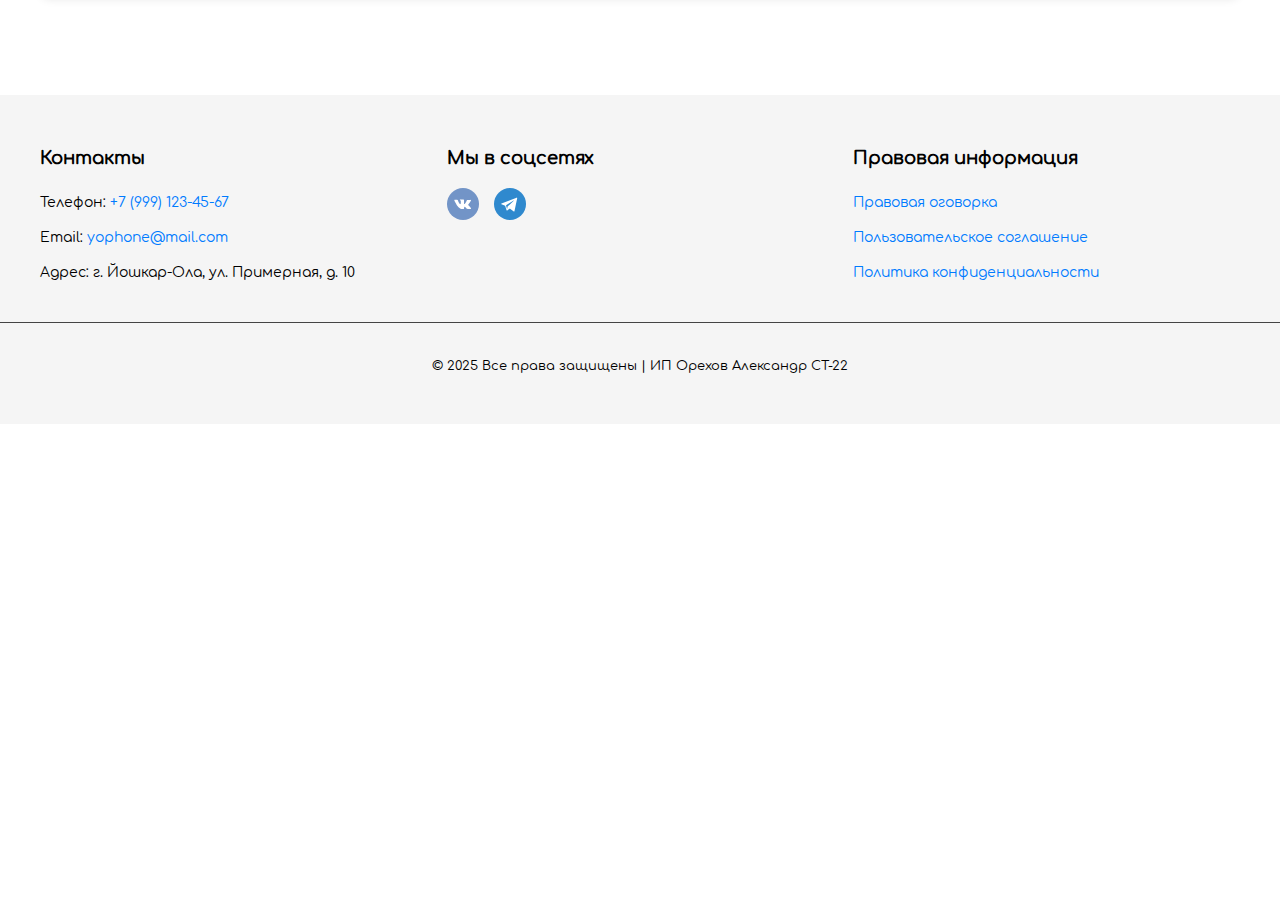
<file: corzina.html>
<!DOCTYPE html>
<html lang="ru">
<head>
    <meta charset="UTF-8">
    <meta name="viewport" content="width=device-width, initial-scale=1.0">
    <title>Интернет-магазин</title>
    <link rel="stylesheet" href="styles/normalize.css">
    <link rel="stylesheet" href="styles/style.css">
</head>
<body>

    <!-- Шапка сайта -->
    <header class="header">
        <a class="header__logo" href="index.html">
            <img class="header__logo" src="img/logo1.png" alt="Логотип" width="200">
        </a>  
        <nav class="header__menu">
            <ul class="menu"> 
                <li class="menu__item"><a class="menu__link" href="catalog.html">КАТАЛОГ</a></li>
                <li class="menu__item"><a class="menu__link" href="#"><img src="img/telephone_rw7g29ckvwd9.svg" alt="Телефон" width="40"></a></li>
                <li class="menu__item"><a class="menu__link" href="corzina.html"><img src="img/shopping_basket_x2ekj97jfwrh.svg" alt="Корзина" width="40"></a></li>
                <li class="menu__item"><a class="menu__link" href="profile.html"><img src="img/man_u88m72bokl5l.svg" alt="Профиль" width="40"></a></li>
            </ul>
        </nav>
    </header>
    
    <main>

    </main>


    <footer class="footer">
        <div class="footer__container">
            <!-- Контактные данные и адрес -->
            <div class="footer__contact">
                <h3>Контакты</h3>
                <p>Телефон: <a href="tel:+79991234567">+7 (999) 123-45-67</a></p>
                <p>Email: <a href="yophone@mail.com">yophone@mail.com</a></p>
                <p>Адрес: г. Йошкар-Ола, ул. Примерная, д. 10</p>
            </div>
    
            <!-- Социальные сети -->
            <div class="footer-social">
                <h3>Мы в соцсетях</h3>
                <ul class="footer-social__list">
                    <li><a href="#"><img src="img/vk.svg" alt="VK"></a></li>
                    <li><a href="#"><img src="img/telega_.svg" alt="Telegram"></a></li>
                </ul>
            </div>
    
            <!-- Юридическая информация -->
            <div class="footer__legal">
                <h3>Правовая информация</h3>
                <ul>
                    <li><a href="#">Правовая оговорка</a></li>
                    <li><a href="#">Пользовательское соглашение</a></li>
                    <li><a href="#">Политика конфиденциальности</a></li>
                </ul>
            </div>
        </div>
        
        <div class="footer__bottom">
            <p>© 2025 Все права защищены | ИП Орехов Александр СТ-22</p>
        </div>
    </footer>

</body>
</html>
</file>
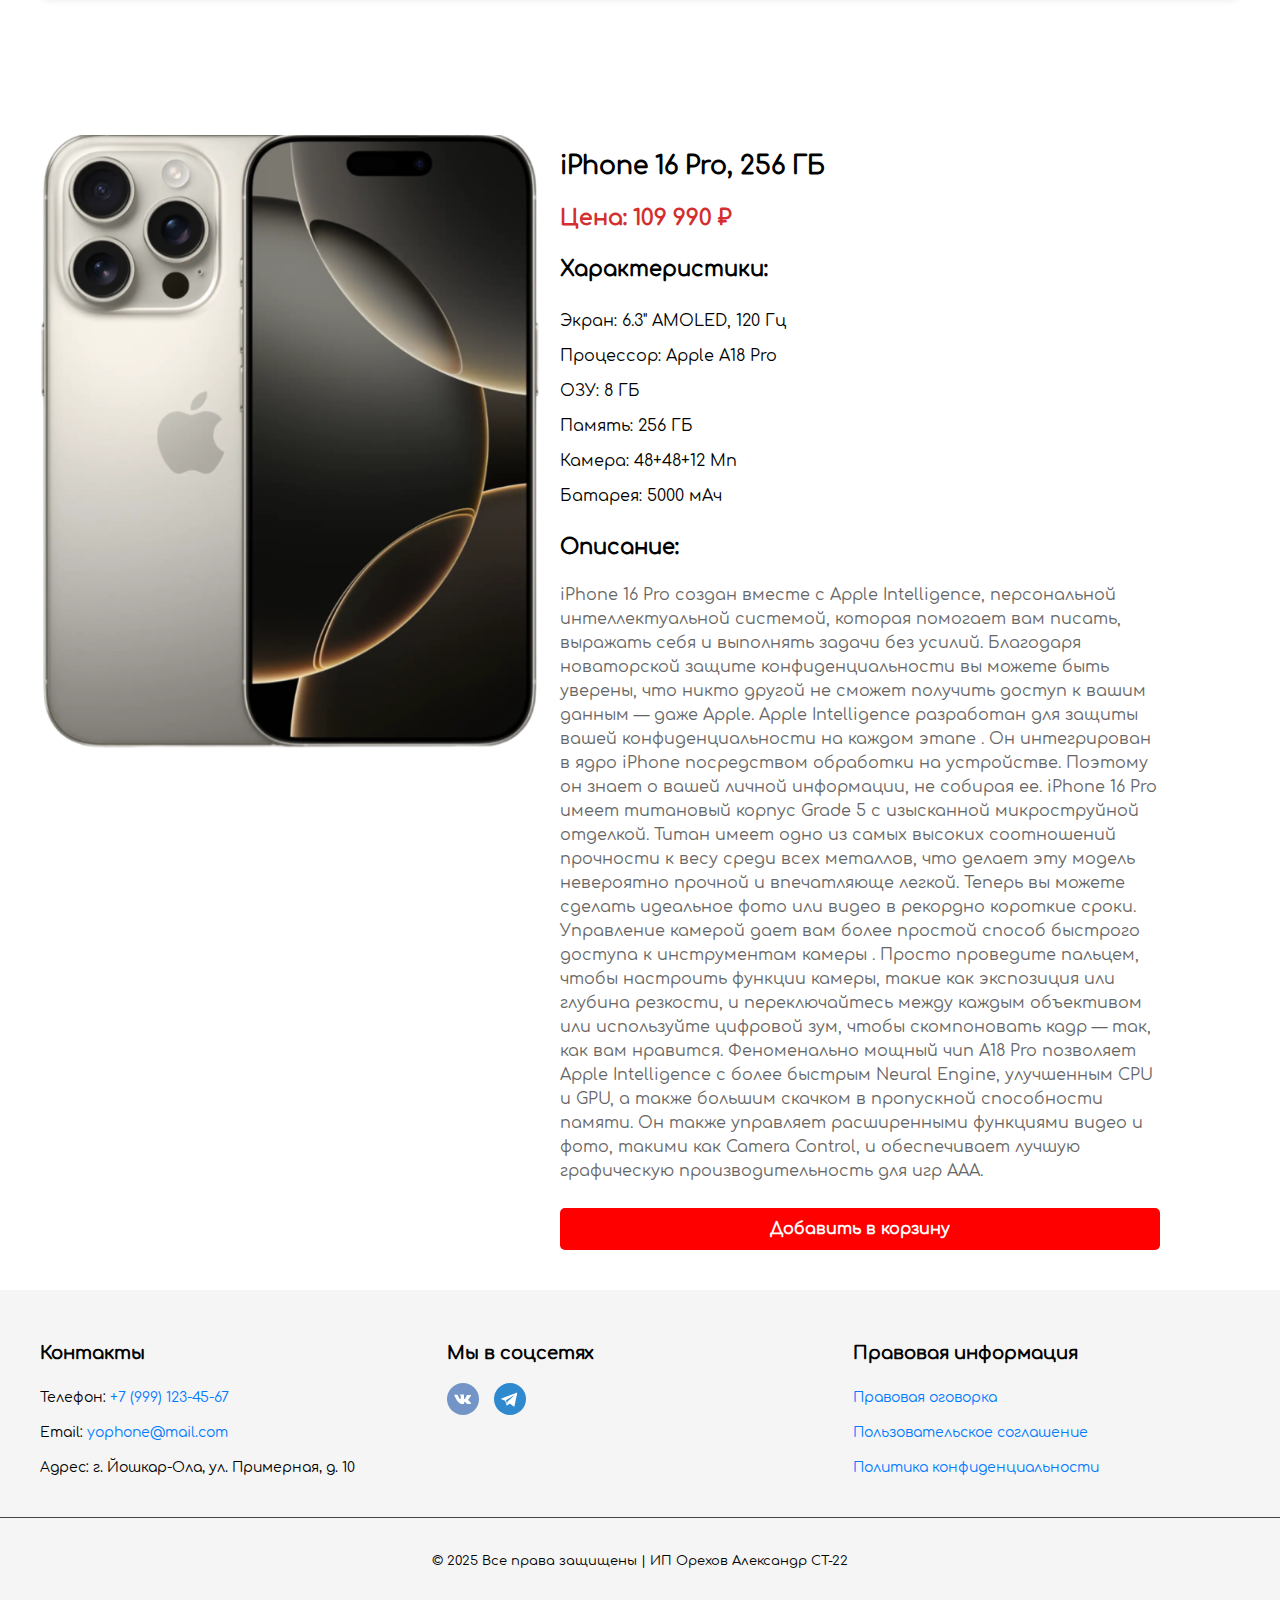
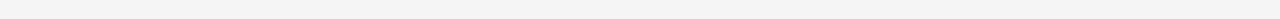
<file: phone1.html>
<!DOCTYPE html>
<html lang="ru">
<head>
    <meta charset="UTF-8">
    <meta name="viewport" content="width=device-width, initial-scale=1.0">
    <title>Интернет-магазин</title>
    <link rel="stylesheet" href="styles/normalize.css">
    <link rel="stylesheet" href="styles/style.css">
</head>
<body>

    <!-- Шапка сайта -->
    <header class="header">
        <a class="header__logo" href="index.html">
            <img class="header__logo" src="img/logo1.png" alt="Логотип" width="200">
        </a>  
        <nav class="header__menu">
            <ul class="menu"> 
                <li class="menu__item"><a class="menu__link" href="catalog.html">КАТАЛОГ</a></li>
                <li class="menu__item"><a class="menu__link" href="#"><img src="img/telephone_rw7g29ckvwd9.svg" alt="Телефон" width="40"></a></li>
                <li class="menu__item"><a class="menu__link" href="corzina.html"><img src="img/shopping_basket_x2ekj97jfwrh.svg" alt="Корзина" width="40"></a></li>
                <li class="menu__item"><a class="menu__link" href="profile.html"><img src="img/man_u88m72bokl5l.svg" alt="Профиль" width="40"></a></li>
            </ul>
        </nav>
    </header>
    

    <!-- Основной контент -->
    <main class="product__page">
        <div class="container">
            <div class="product1">
                <!-- Изображение смартфона -->
                <div class="product__image">
                    <img src="img/ip16pro.png" alt="Смартфон Название модели">
                </div>

                <!-- Информация о товаре -->
                <div class="product__info">
                    <h1 class="product__title1">iPhone 16 Pro, 256 ГБ</h1>
                    <p class="product__price">Цена: <span>109 990 ₽</span></p>
                    
                    <h3>Характеристики:</h3>
                    <ul class="product__specs">
                        <li>Экран: 6.3" AMOLED, 120 Гц</li>
                        <li>Процессор: Apple A18 Pro</li>
                        <li>ОЗУ: 8 ГБ</li>
                        <li>Память: 256 ГБ</li>
                        <li>Камера: 48+48+12 Мп</li>
                        <li>Батарея: 5000 мАч</li>
                    </ul>

                    <h3>Описание:</h3>
                    <p class="product__description">
                        iPhone 16 Pro создан вместе с Apple Intelligence, персональной интеллектуальной системой, которая помогает вам писать, выражать себя и выполнять задачи без усилий. Благодаря новаторской защите конфиденциальности вы можете быть уверены, что никто другой не сможет получить доступ к вашим данным — даже Apple. Apple Intelligence разработан для защиты вашей конфиденциальности на каждом этапе . Он интегрирован в ядро ​​iPhone посредством обработки на устройстве. Поэтому он знает о вашей личной информации, не собирая ее.
iPhone 16 Pro имеет титановый корпус Grade 5 с изысканной микроструйной отделкой. Титан имеет одно из самых высоких соотношений прочности к весу среди всех металлов, что делает эту модель невероятно прочной и впечатляюще легкой.
Теперь вы можете сделать идеальное фото или видео в рекордно короткие сроки. Управление камерой дает вам более простой способ быстрого доступа к инструментам камеры . Просто проведите пальцем, чтобы настроить функции камеры, такие как экспозиция или глубина резкости, и переключайтесь между каждым объективом или используйте цифровой зум, чтобы скомпоновать кадр — так, как вам нравится.
Феноменально мощный чип A18 Pro позволяет Apple Intelligence с более быстрым Neural Engine, улучшенным CPU и GPU, а также большим скачком в пропускной способности памяти. Он также управляет расширенными функциями видео и фото, такими как Camera Control, и обеспечивает лучшую графическую производительность для игр AAA.
                    </p>

                    <button class="add__to__cart">Добавить в корзину</button>
                </div>
            </div>
        </div>
    </main>

    <!-- Подвал сайта -->
    <footer class="footer">
        <div class="footer__container">
            <!-- Контактные данные и адрес -->
            <div class="footer__contact">
                <h3>Контакты</h3>
                <p>Телефон: <a href="tel:+79991234567">+7 (999) 123-45-67</a></p>
                <p>Email: <a href="yophone@mail.com">yophone@mail.com</a></p>
                <p>Адрес: г. Йошкар-Ола, ул. Примерная, д. 10</p>
            </div>
    
            <!-- Социальные сети -->
            <div class="footer-social">
                <h3>Мы в соцсетях</h3>
                <ul class="footer-social__list">
                    <li><a href="#"><img src="img/vk.svg" alt="VK"></a></li>
                    <li><a href="#"><img src="img/telega_.svg" alt="Telegram"></a></li>
                </ul>
            </div>
    
            <!-- Юридическая информация -->
            <div class="footer__legal">
                <h3>Правовая информация</h3>
                <ul>
                    <li><a href="#">Правовая оговорка</a></li>
                    <li><a href="#">Пользовательское соглашение</a></li>
                    <li><a href="#">Политика конфиденциальности</a></li>
                </ul>
            </div>
        </div>
        
        <div class="footer__bottom">
            <p>© 2025 Все права защищены | ИП Орехов Александр СТ-22</p>
        </div>
    </footer>
    <script src="scripts/script.js"></script>
</body>
</html>
</file>
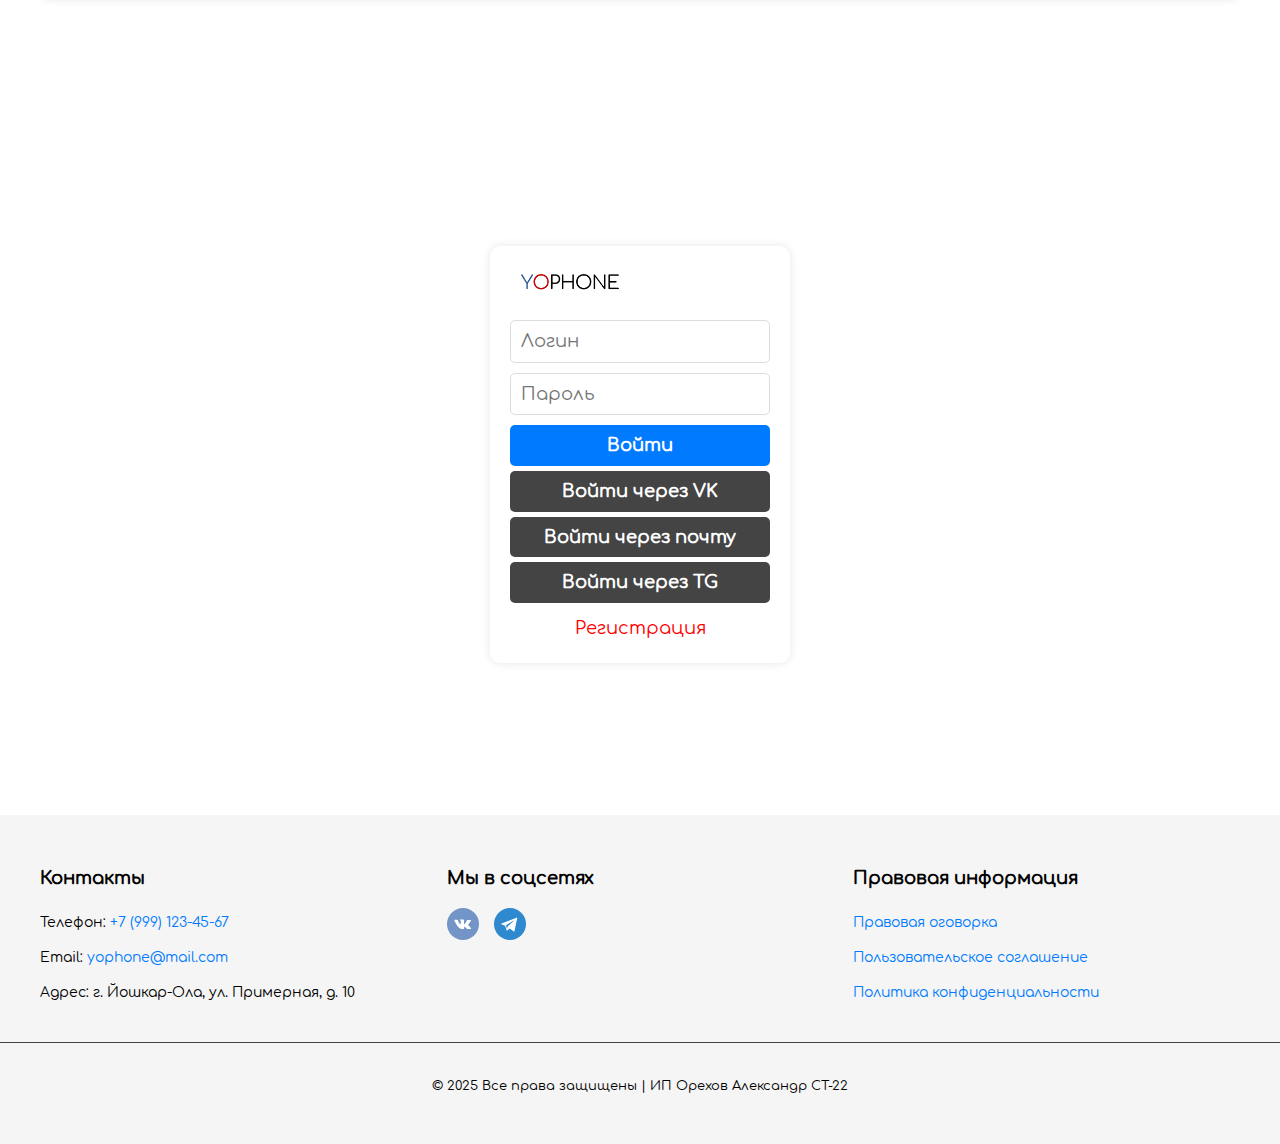
<file: profile.html>
<!DOCTYPE html>
<html lang="ru">
<head>
    <meta charset="UTF-8">
    <meta name="viewport" content="width=device-width, initial-scale=1.0">
    <title>Личный кабинет</title>
    <link rel="stylesheet" href="styles/normalize.css">
    <link rel="stylesheet" href="styles/style.css">
</head>
<body>

    <!-- Шапка сайта -->
    <header class="header">
        <a class="header__logo" href="index.html">
            <img class="header__logo" src="img/logo1.png" alt="Логотип" width="200">
        </a>  
        <nav class="header__menu">
            <ul class="menu"> 
                <li class="menu__item"><a class="menu__link" href="catalog.html">КАТАЛОГ</a></li>
                <li class="menu__item"><a class="menu__link" href="#"><img src="img/telephone_rw7g29ckvwd9.svg" alt="Телефон" width="40"></a></li>
                <li class="menu__item"><a class="menu__link" href="corzina.html"><img src="img/shopping_basket_x2ekj97jfwrh.svg" alt="Корзина" width="40"></a></li>
                <li class="menu__item"><a class="menu__link" href="profile.html"><img src="img/man_u88m72bokl5l.svg" alt="Профиль" width="40"></a></li>
            </ul>
        </nav>
    </header>
    
    <main class="login__container">
        <div class="login__box">
            <img src="img/logo1.png" alt="Логотип" class="login__logo">
            <form action="dashboard.html" method="POST">
                <input type="text" placeholder="Логин" required>
                <input type="password" placeholder="Пароль" required>
                <button type="submit">Войти</button>
            </form>
            <button class="social__login">Войти через VK</button>
            <button class="social__login">Войти через почту</button>
            <button class="social__login">Войти через TG</button>
            <a href="registration.html" class="register__link">Регистрация</a>
        </div>
    </main>

    <footer class="footer">
        <div class="footer__container">
            <!-- Контактные данные и адрес -->
            <div class="footer__contact">
                <h3>Контакты</h3>
                <p>Телефон: <a href="tel:+79991234567">+7 (999) 123-45-67</a></p>
                <p>Email: <a href="yophone@mail.com">yophone@mail.com</a></p>
                <p>Адрес: г. Йошкар-Ола, ул. Примерная, д. 10</p>
            </div>
    
            <!-- Социальные сети -->
            <div class="footer-social">
                <h3>Мы в соцсетях</h3>
                <ul class="footer-social__list">
                    <li><a href="#"><img src="img/vk.svg" alt="VK"></a></li>
                    <li><a href="#"><img src="img/telega_.svg" alt="Telegram"></a></li>
                </ul>
            </div>
    
            <!-- Юридическая информация -->
            <div class="footer__legal">
                <h3>Правовая информация</h3>
                <ul>
                    <li><a href="#">Правовая оговорка</a></li>
                    <li><a href="#">Пользовательское соглашение</a></li>
                    <li><a href="#">Политика конфиденциальности</a></li>
                </ul>
            </div>
        </div>
        
        <div class="footer__bottom">
            <p>© 2025 Все права защищены | ИП Орехов Александр СТ-22</p>
        </div>
    </footer>

</body>
</html>
</file>
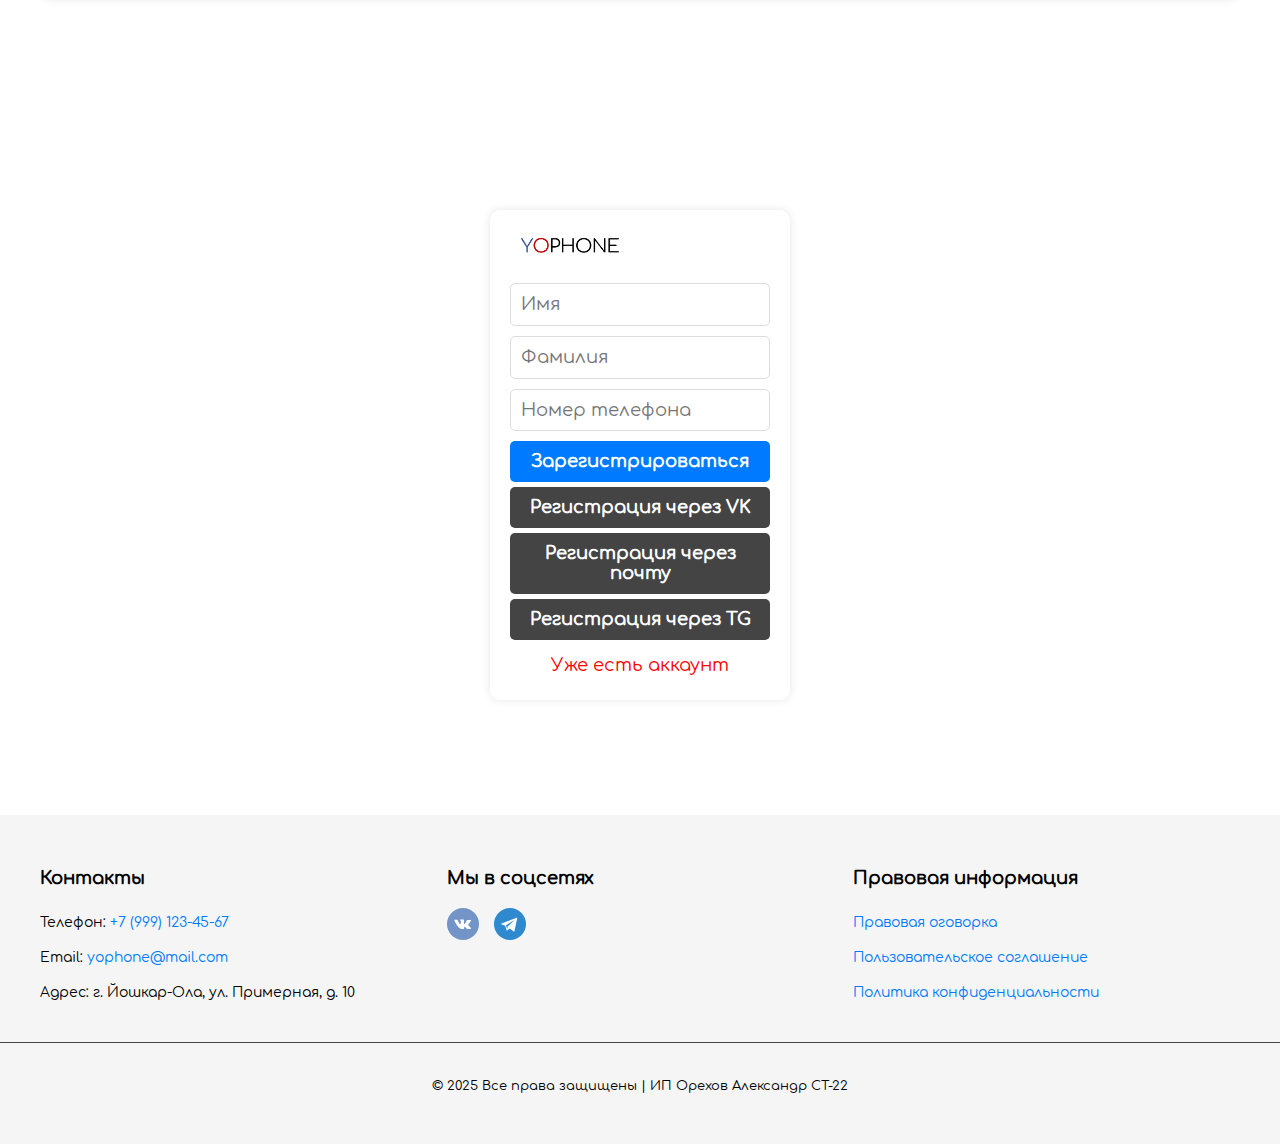
<file: registration.html>
<!DOCTYPE html>
<html lang="ru">
<head>
    <meta charset="UTF-8">
    <meta name="viewport" content="width=device-width, initial-scale=1.0">
    <title>Регистрация</title>
    <link rel="stylesheet" href="styles/normalize.css">
    <link rel="stylesheet" href="styles/style.css">
</head>
<body>

    <!-- Шапка сайта -->
    <header class="header">
        <a class="header__logo" href="index.html">
            <img class="header__logo" src="img/logo1.png" alt="Логотип" width="200">
        </a>  
        <nav class="header__menu">
            <ul class="menu"> 
                <li class="menu__item"><a class="menu__link" href="catalog.html">КАТАЛОГ</a></li>
                <li class="menu__item"><a class="menu__link" href="#"><img src="img/telephone_rw7g29ckvwd9.svg" alt="Телефон" width="40"></a></li>
                <li class="menu__item"><a class="menu__link" href="corzina.html"><img src="img/shopping_basket_x2ekj97jfwrh.svg" alt="Корзина" width="40"></a></li>
                <li class="menu__item"><a class="menu__link" href="profile.html"><img src="img/man_u88m72bokl5l.svg" alt="Профиль" width="40"></a></li>
            </ul>
        </nav>
    </header>
    <main class="register__container">
        <div class="register__box">
            <img src="img/logo1.png" alt="Логотип" class="register__logo">
            <form action="dashboard.html" method="POST">
                <input type="text" placeholder="Имя" required>
                <input type="text" placeholder="Фамилия" required>
                <input type="tel" placeholder="Номер телефона" required>
                <button type="submit" class="register__button">Зарегистрироваться</button>
            </form>
            <button class="social__login">Регистрация через VK</button>
            <button class="social__login">Регистрация через почту</button>
            <button class="social__login">Регистрация через TG</button>
            <a href="profile.html" class="register__link">Уже есть аккаунт</a>
        </div>
    </main>

    <footer class="footer">
        <div class="footer__container">
            <!-- Контактные данные и адрес -->
            <div class="footer__contact">
                <h3>Контакты</h3>
                <p>Телефон: <a href="tel:+79991234567">+7 (999) 123-45-67</a></p>
                <p>Email: <a href="yophone@mail.com">yophone@mail.com</a></p>
                <p>Адрес: г. Йошкар-Ола, ул. Примерная, д. 10</p>
            </div>
    
            <!-- Социальные сети -->
            <div class="footer-social">
                <h3>Мы в соцсетях</h3>
                <ul class="footer-social__list">
                    <li><a href="#"><img src="img/vk.svg" alt="VK"></a></li>
                    <li><a href="#"><img src="img/telega_.svg" alt="Telegram"></a></li>
                </ul>
            </div>
    
            <!-- Юридическая информация -->
            <div class="footer__legal">
                <h3>Правовая информация</h3>
                <ul>
                    <li><a href="#">Правовая оговорка</a></li>
                    <li><a href="#">Пользовательское соглашение</a></li>
                    <li><a href="#">Политика конфиденциальности</a></li>
                </ul>
            </div>
        </div>
        
        <div class="footer__bottom">
            <p>© 2025 Все права защищены | ИП Орехов Александр СТ-22</p>
        </div>
    </footer>

</body>
</html>
</file>
<file: styles/style.css>
/* Подключение шрифтов */
@import "fonts.css";
/* Подключение основных стилей */
/* Подключение анимаций */
@import "animation.css";
@import "base.css";
/* Подключение стилей относящихся к header */
@import "header.css";
/* Подключение стилей относящихся к footer */
@import "footer.css";
/* Подключение стилей относящихся к main */
@import "main.css";
/* Подключение стилей отвечающих за адаптив */
@import "adaptability.css";
/* Подключение стилей отвечающих за насальную загрузку */
@import "preloader.css";
@import "slider.css";
</file>
